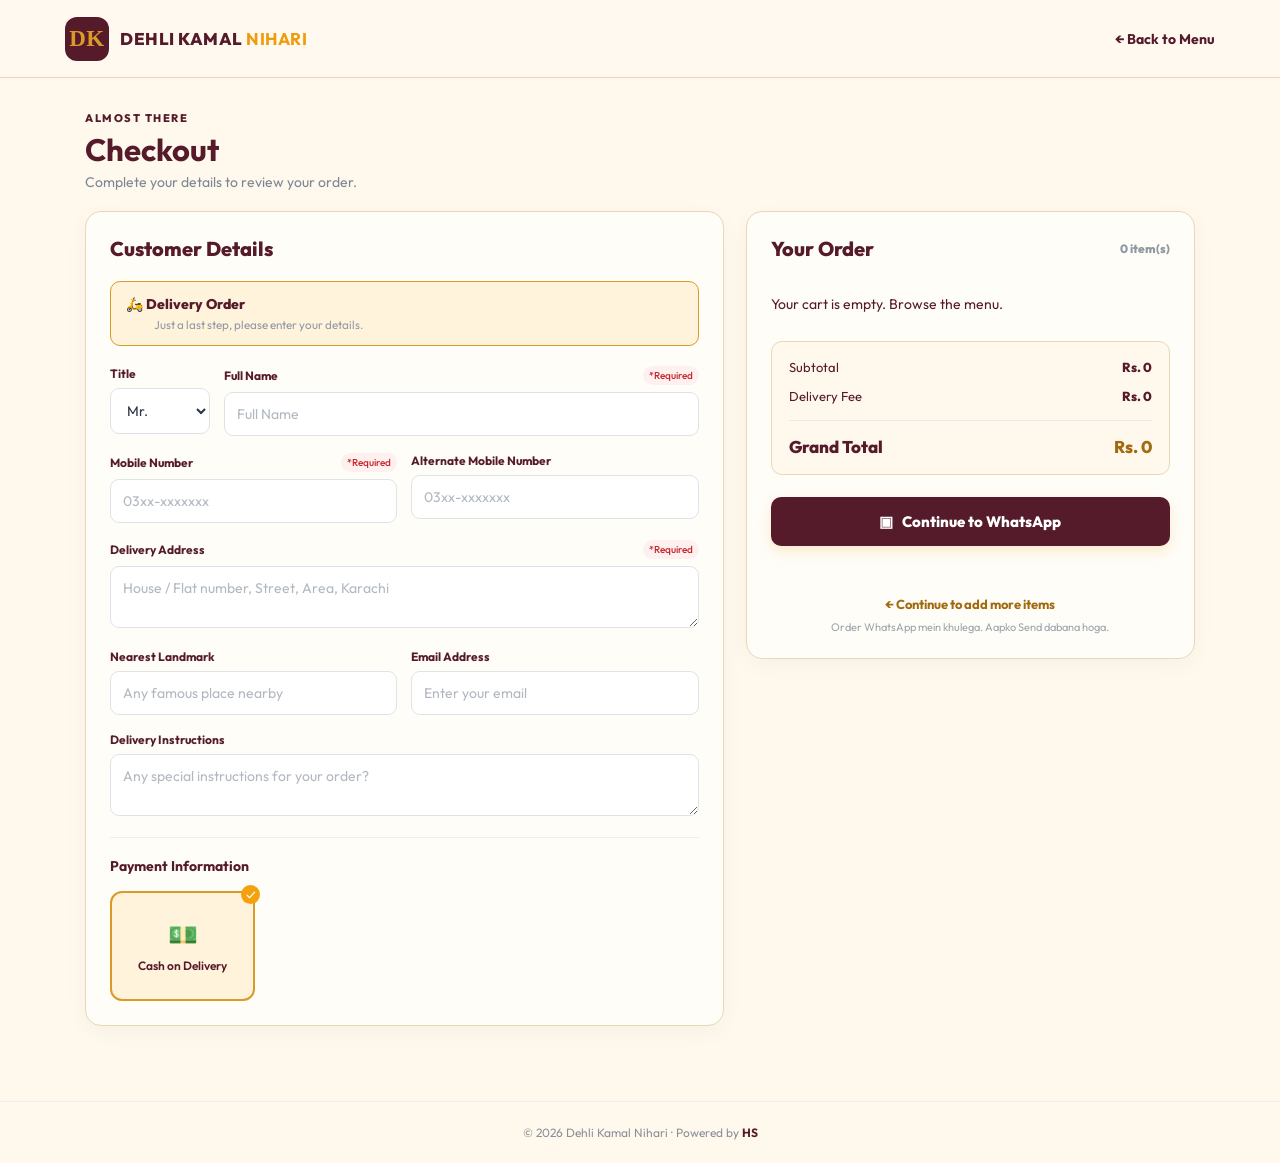
<file: checkout.html>
<!doctype html>
<html lang="en"><head><meta charset="utf-8"><meta name="viewport" content="width=device-width,initial-scale=1"><meta name="theme-color" content="#54151D"><title>Checkout | Dehli Kamal Nihari</title><link rel="preconnect" href="https://fonts.googleapis.com"><link rel="preconnect" href="https://fonts.gstatic.com" crossorigin><link href="https://fonts.googleapis.com/css2?family=DM+Sans:wght@400;500;600;700;800&family=Outfit:wght@400;500;600;700;800&display=swap" rel="stylesheet"><link rel="stylesheet" href="checkout.css?v=dk-v2"></head>
<body><header class="top"><a class="brand" href="index.html"><span class="mark">DK</span><span>DEHLI KAMAL <b>NIHARI</b></span></a><a class="back" href="index.html#menu">← Back to Menu</a></header>
<main class="wrap"><div class="head"><span class="eyebrow">ALMOST THERE</span><h1>Checkout</h1><p>Complete your details to review your order.</p></div><div class="layout"><section class="panel details"><h2>Customer Details</h2><div class="mode" id="orderMode">🛵 &nbsp; Delivery Order <small>Just a last step, please enter your details.</small></div><form id="orderForm" novalidate><div class="fields title-name"><div class="field"><label for="title">Title</label><select id="title"><option>Mr.</option><option>Mrs.</option><option>Ms.</option></select></div><div class="field"><label for="fullName">Full Name <em>*Required</em></label><input id="fullName" autocomplete="name" placeholder="Full Name" required></div></div>
<div class="fields"><div class="field"><label for="phone">Mobile Number <em>*Required</em></label><input id="phone" type="tel" inputmode="numeric" autocomplete="tel" maxlength="11" placeholder="03xx-xxxxxxx" required></div><div class="field"><label for="alternatePhone">Alternate Mobile Number</label><input id="alternatePhone" type="tel" inputmode="numeric" maxlength="11" placeholder="03xx-xxxxxxx"></div></div>
<div class="field address" id="addressGroup"><label for="address">Delivery Address <em>*Required</em></label><textarea id="address" rows="2" placeholder="House / Flat number, Street, Area, Karachi"></textarea><div class="area" id="selectedArea"></div></div>
<div class="fields"><div class="field"><label for="landmark">Nearest Landmark</label><input id="landmark" placeholder="Any famous place nearby"></div><div class="field"><label for="email">Email Address</label><input id="email" type="email" autocomplete="email" placeholder="Enter your email"></div></div>
<div class="field"><label for="instructions">Delivery Instructions</label><textarea id="instructions" rows="2" placeholder="Any special instructions for your order?"></textarea></div>
<div class="payment"><h3>Payment Information</h3><div class="payment-choice" id="paymentChoice"><span class="payment-icon">💵</span><strong>Cash on Delivery</strong><span class="tick">✓</span></div></div>
<div class="mobile-submit"><button class="place" type="submit">▣ &nbsp; Continue to WhatsApp</button><p class="message" id="mobileMessage" aria-live="polite"></p></div></form></section>
<aside class="panel summary"><h2>Your Order <span id="count" class="count"></span></h2><div id="items" class="items"></div><div class="totals"><div><span>Subtotal</span><strong id="subtotal">Rs. 0</strong></div><div><span>Delivery Fee</span><strong id="fee">Rs. 0</strong></div><div class="grand"><span>Grand Total</span><strong id="grand">Rs. 0</strong></div></div><button class="place desktop-place" type="submit" form="orderForm">▣ &nbsp; Continue to WhatsApp</button><p class="message" id="message" aria-live="polite"></p><a class="continue" href="index.html#menu">← Continue to add more items</a><p class="demo">Order WhatsApp mein khulega. Aapko Send dabana hoga.</p></aside></div></main><footer>© 2026 Dehli Kamal Nihari · Powered by <strong>HS</strong></footer><script src="checkout.js?v=dk-v2" defer></script></body></html>
</file>
<file: checkout.css>
*{box-sizing:border-box}body{margin:0;background:#faf9f7;color:#202939;font-family:Outfit,'DM Sans',sans-serif;font-size:14px}a{color:inherit;text-decoration:none}.top{height:78px;background:#fff;border-bottom:1px solid #eceef1;display:flex;align-items:center;justify-content:space-between;padding:0 max(24px,calc((100% - 1150px)/2))}.brand{display:flex;align-items:center;gap:11px;font-size:17px;font-weight:800;color:#9e1019;letter-spacing:.03em}.brand b{color:#f09b0c}.mark{width:44px;height:44px;border-radius:12px;background:#b5121b;color:#ffcf53;display:grid;place-items:center;font-family:Georgia,serif;font-size:23px}.back{color:#b5121b;font-weight:700}.wrap{max-width:1150px;margin:30px auto 75px;padding:0 20px}.head{margin:0 0 20px}.eyebrow{font-size:11px;letter-spacing:.14em;font-weight:800;color:#b5121b}.head h1{font-size:31px;margin:4px 0}.head p{color:#7d8794;margin:0}.layout{display:grid;grid-template-columns:minmax(0,1.35fr) minmax(320px,.95fr);gap:22px;align-items:start}.panel{background:#fff;border:1px solid #e9e9e9;border-radius:16px;padding:24px;box-shadow:0 6px 24px rgba(20,30,50,.035)}h2{font-size:20px;margin:0 0 20px;font-weight:800}.mode{border:1px solid #f4e4cb;background:#fffbf5;border-radius:10px;padding:13px 15px;margin-bottom:20px;color:#a84a00;font-weight:800}.mode small{display:block;color:#9199a4;font-weight:400;margin:4px 0 0 28px}.fields{display:grid;grid-template-columns:1fr 1fr;gap:14px}.title-name{grid-template-columns:100px 1fr}.field{margin-bottom:17px;min-width:0}label{display:flex;align-items:center;justify-content:space-between;gap:5px;font-weight:700;font-size:12px;margin-bottom:7px}label em{font-size:10px;color:#c52429;font-style:normal;font-weight:500;background:#fff0f0;border-radius:10px;padding:3px 6px}input,select,textarea{font:inherit;color:#283344;background:#fff;border:1px solid #dfe3e8;border-radius:9px;width:100%;padding:12px;outline:none;min-height:44px;transition:border-color .15s,box-shadow .15s}textarea{resize:vertical}input:focus,textarea:focus,select:focus{border-color:#ec990f;box-shadow:0 0 0 3px #ffebc5}input::placeholder,textarea::placeholder{color:#b2b8c0}.area{font-size:12px;color:#9a600d;margin-top:6px}.payment{border-top:1px solid #eee;margin-top:3px;padding-top:19px}.payment h3{font-size:14px;margin:0 0 16px}.payment-choice{width:145px;height:110px;border:2px solid #f5a11b;border-radius:12px;position:relative;display:flex;flex-direction:column;align-items:center;justify-content:center;gap:9px;background:#fffaf2;font-size:12px;text-align:center;font-weight:500}.payment-icon{font-size:24px}.payment-choice strong{font-weight:600}.tick{position:absolute;right:-7px;top:-8px;background:#f4a10e;border-radius:50%;color:#fff;width:19px;height:19px;display:grid;place-items:center}.summary h2{display:flex;align-items:center;justify-content:space-between}.count{font-size:12px;color:#8e97a2}.items{display:grid;gap:10px}.item{display:flex;align-items:center;gap:12px;padding:10px;border:1px solid #e5e8ec;border-radius:11px}.photo{width:62px;height:62px;flex:none;border-radius:9px;object-fit:cover;background:#fff2dd}.photo-fallback{display:grid;place-items:center;font-size:26px;color:#ad6a1c}.item-body{flex:1;min-width:0}.item-name{font-size:13px;font-weight:800}.item-meta{color:#7c8795;font-size:11px;margin-top:4px}.item-price{color:#b5121b;font-size:12px;font-weight:800;margin-top:5px}.totals{border:1px solid #e5e8ec;border-radius:11px;background:#f9fafb;margin-top:14px;padding:17px}.totals>div{display:flex;justify-content:space-between;gap:15px;margin-bottom:13px;font-size:13px}.totals>div:last-child{margin-bottom:0}.totals strong{font-weight:800}.totals .grand{border-top:1px solid #e6e9ed;margin-top:16px;padding-top:15px;font-size:17px;font-weight:800}.grand strong{color:#d08000}.place{display:block;width:100%;border:0;border-radius:10px;background:#f2a00f;color:#fff;font:800 15px Outfit,sans-serif;padding:15px;cursor:pointer;margin-top:22px;box-shadow:0 5px 13px #edaa353b}.place:hover{background:#e79200}.continue{display:block;text-align:center;color:#d58a00;font-size:13px;font-weight:700;margin-top:18px}.message{color:#b5121b;font-size:13px;text-align:center;min-height:20px;margin:12px 0 0}.demo{text-align:center;color:#9ca4ae;font-size:11px;margin:8px 0 0}.mobile-submit{display:none}footer{text-align:center;border-top:1px solid #eee;padding:23px;color:#89919a;font-size:12px}footer strong{color:#b5121b}@media(max-width:780px){.top{height:65px;padding:0 18px}.wrap{margin:22px auto 35px;padding:0 13px}.layout{grid-template-columns:1fr;gap:14px}.panel{padding:19px}.head h1{font-size:26px}.mobile-submit{display:block}.desktop-place,.summary>.message{display:none}.summary{grid-row:1}.summary .continue{margin:15px 0 0}.brand{font-size:14px}.mark{width:38px;height:38px}}@media(max-width:440px){.fields{grid-template-columns:1fr;gap:0}.title-name{grid-template-columns:90px 1fr;gap:10px}.brand{font-size:12px}.back{font-size:12px}.item{padding:8px}.photo{width:54px;height:54px}}
:root{--red:#54151D;--gold:#E9B83F;--cream:#FFF5E2}

/* Dehli Kamal brand + WhatsApp handoff */
:root{--brand:#54151D;--gold:#E9B83F}
.whatsapp-fallback{display:inline-block;color:#54151D;font-weight:800;text-decoration:underline}

/* WARM SPICE & HERITAGE */
:root{--burgundy:#561B2A;--gold:#D99A28;--cream:#FFF8EC}
body{background:#FFF8EC}

/* DEHLI KAMAL CHECKOUT THEME */
body{background:#FFF8EC;color:#561B2A}.top{background:#fff9f0;border-bottom-color:#ead7b5}.brand,.back,.eyebrow,footer strong,.item-price{color:#561B2A}.mark{background:#561B2A;color:#D99A28}.panel{background:#fffdf8;border-color:#ead7b5}.place{background:#561B2A;color:#fff}.place:hover{background:#3E1020}.grand strong,.continue{color:#a16a0e}.mode,.payment-choice{background:#fff3dc;border-color:#D99A28;color:#561B2A}.totals{background:#fff8ec;border-color:#ead7b5}
</file>
